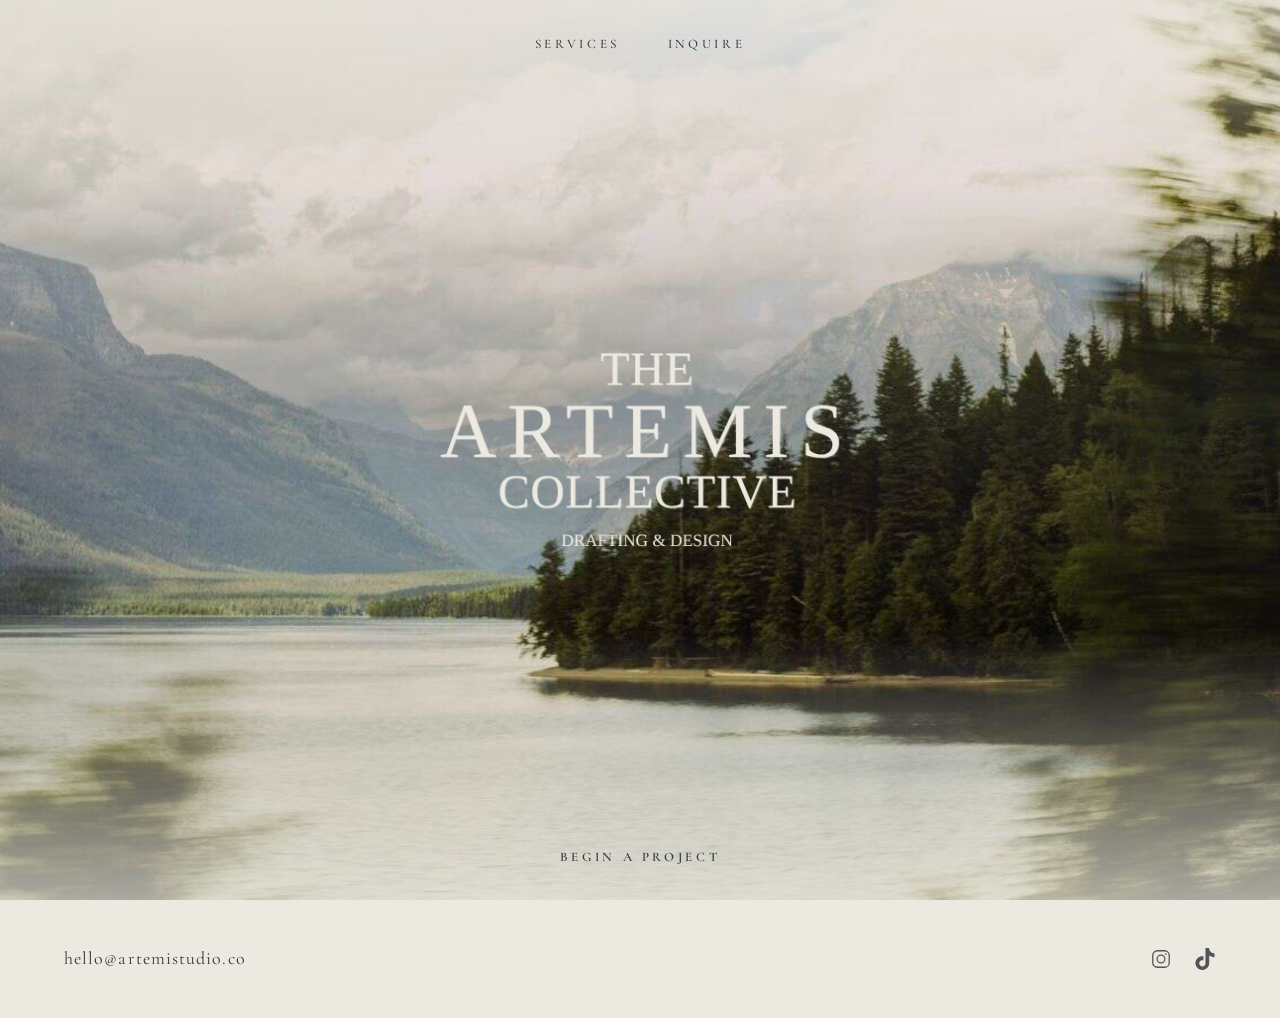
<file: index.html>
<!doctype html>
<html lang="en">
<head>
<meta charset="utf-8">
<meta name="viewport" content="width=device-width, initial-scale=1, viewport-fit=cover">
<title>The Artemis Collective · Drafting &amp; Design</title>
<meta name="description" content="The Artemis Collective — drafting, remodel, new construction and furnishing.">
<meta name="theme-color" content="#373c40">
<link rel="icon" href="favicon.svg" type="image/svg+xml">
<link rel="apple-touch-icon" href="apple-touch-icon.png">
<meta property="og:title" content="The Artemis Collective">
<meta property="og:description" content="Drafting &amp; Design">
<meta property="og:image" content="images/landscape.jpg">
<link rel="preconnect" href="https://fonts.googleapis.com">
<link rel="preconnect" href="https://fonts.gstatic.com" crossorigin>
<link rel="stylesheet" href="https://fonts.googleapis.com/css2?family=Cormorant+Garamond:ital,wght@0,400;0,500;1,400&display=swap">
<link rel="stylesheet" href="style.css?v=22">
</head>
<body class="home">

<header class="site-header over">
  <nav class="caps" aria-label="Main">
    <a href="services.html">Services</a>
    <a href="inquire.html">Inquire</a>
  </nav>
</header>

<section class="hero">
  <!-- Swap images/landscape.jpg for a hero rendering whenever you have one. -->
  <img src="images/landscape.jpg" alt="Mountain lake framed by evergreens">
  <div class="mark"><img src="images/logo-ivory-dd.png" alt="The Artemis Collective — Drafting &amp; Design"></div>
  <a class="scroll caps" href="inquire.html">Begin a project</a>
</section>

<footer class="site-footer">
  <a class="mail" href="mailto:hello@artemistudio.co">hello@artemistudio.co</a>
  <div class="social">
    <a href="https://www.instagram.com/artemistudioco/" target="_blank" rel="noopener" aria-label="Instagram">
      <svg viewBox="0 0 24 24" fill="none" stroke="currentColor" stroke-width="1.4" aria-hidden="true"><rect x="3" y="3" width="18" height="18" rx="5"/><circle cx="12" cy="12" r="4.2"/><circle cx="17.4" cy="6.6" r=".9" fill="currentColor" stroke="none"/></svg>
    </a>
    <a href="https://www.tiktok.com/@artemistudioco" target="_blank" rel="noopener" aria-label="TikTok">
      <svg viewBox="0 0 24 24" fill="currentColor" aria-hidden="true"><path d="M12.53.02c1.31-.02 2.61-.01 3.91-.02.08 1.53.63 3.09 1.75 4.17 1.12 1.11 2.7 1.62 4.24 1.79v4.03c-1.44-.05-2.89-.35-4.2-.97-.57-.26-1.1-.59-1.62-.93-.01 2.92.01 5.84-.02 8.75-.08 1.4-.54 2.79-1.35 3.94-1.31 1.92-3.58 3.17-5.91 3.21-1.43.08-2.86-.31-4.08-1.03-2.02-1.19-3.44-3.37-3.65-5.71-.02-.5-.03-1-.01-1.49.18-1.9 1.12-3.72 2.58-4.96 1.66-1.44 3.98-2.13 6.15-1.72.02 1.48-.04 2.96-.04 4.44-.99-.32-2.15-.23-3.02.37-.63.41-1.11 1.04-1.36 1.75-.21.51-.15 1.07-.14 1.61.24 1.64 1.82 3.02 3.5 2.87 1.12-.01 2.19-.66 2.77-1.61.19-.33.4-.67.41-1.06.1-1.79.06-3.57.07-5.36.01-4.03-.01-8.05.02-12.07z"/></svg>
    </a>
  </div>
</footer>

</body>
</html>
</file>
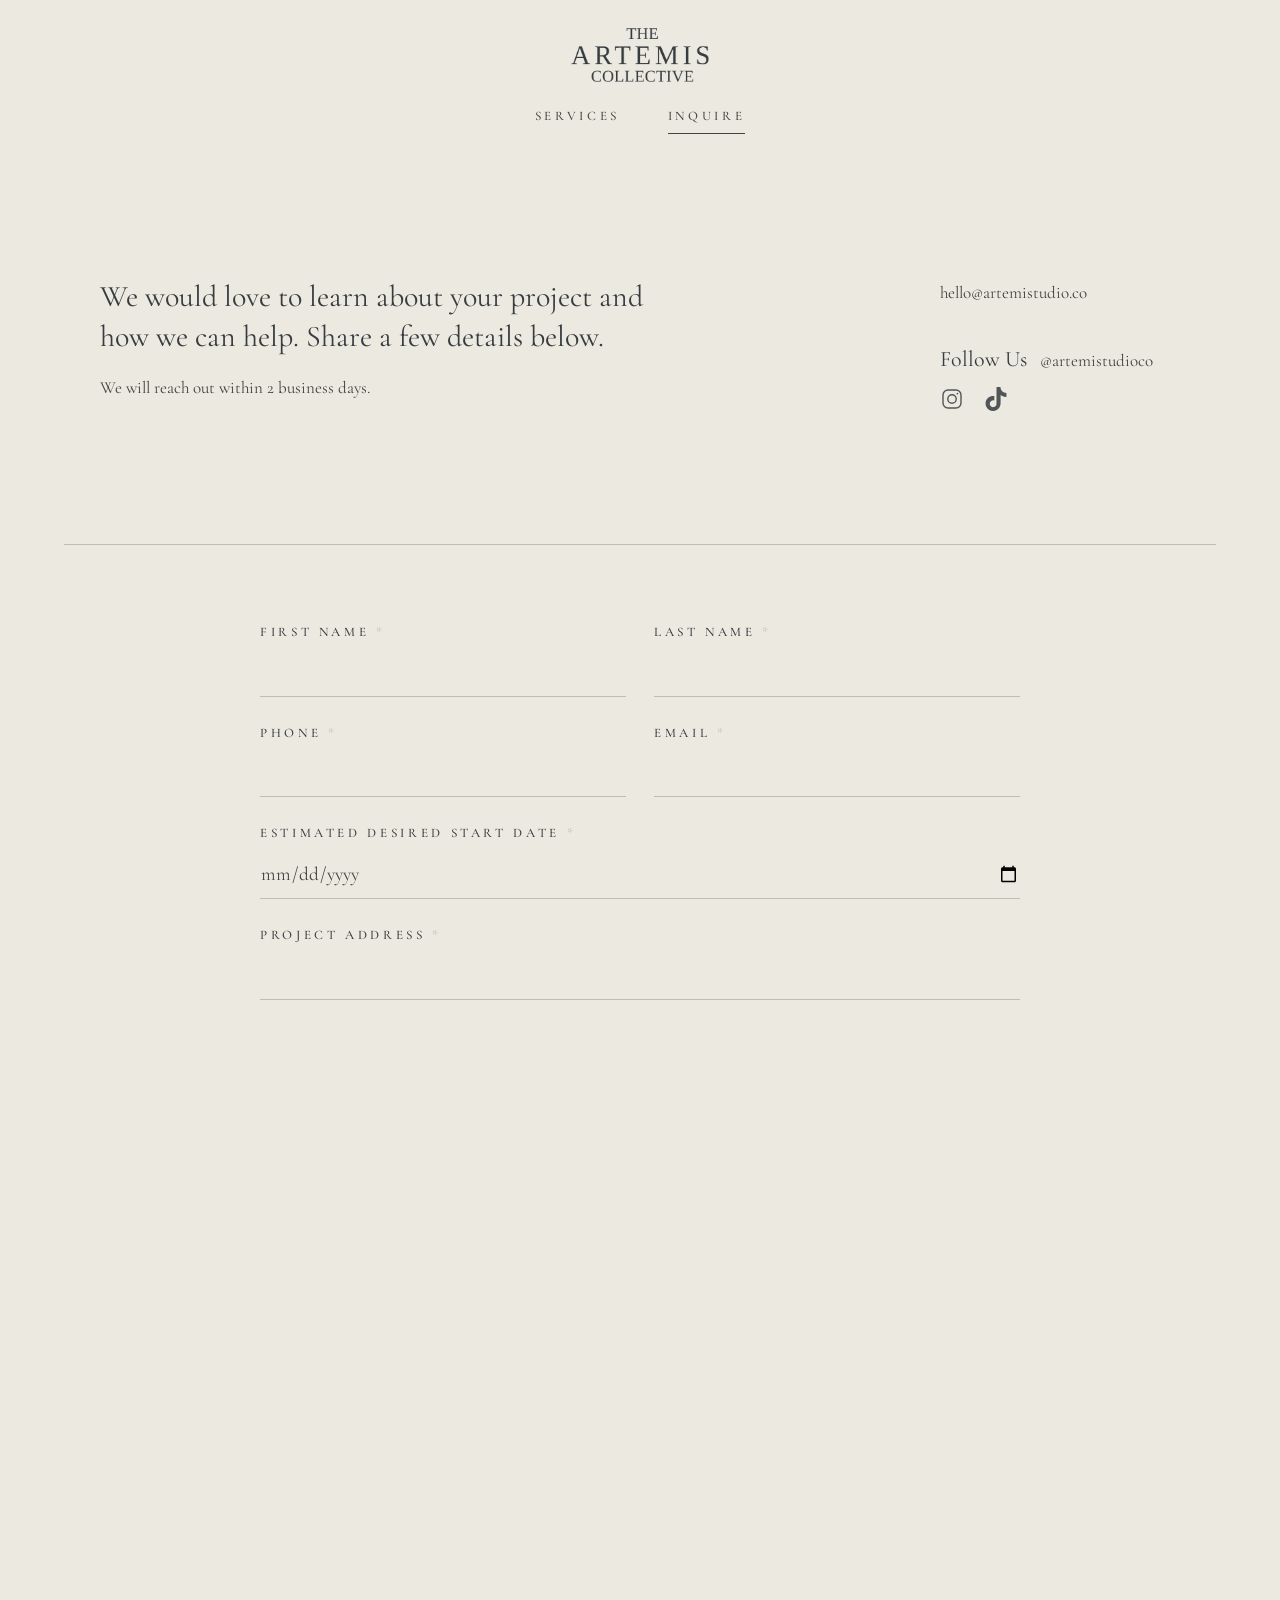
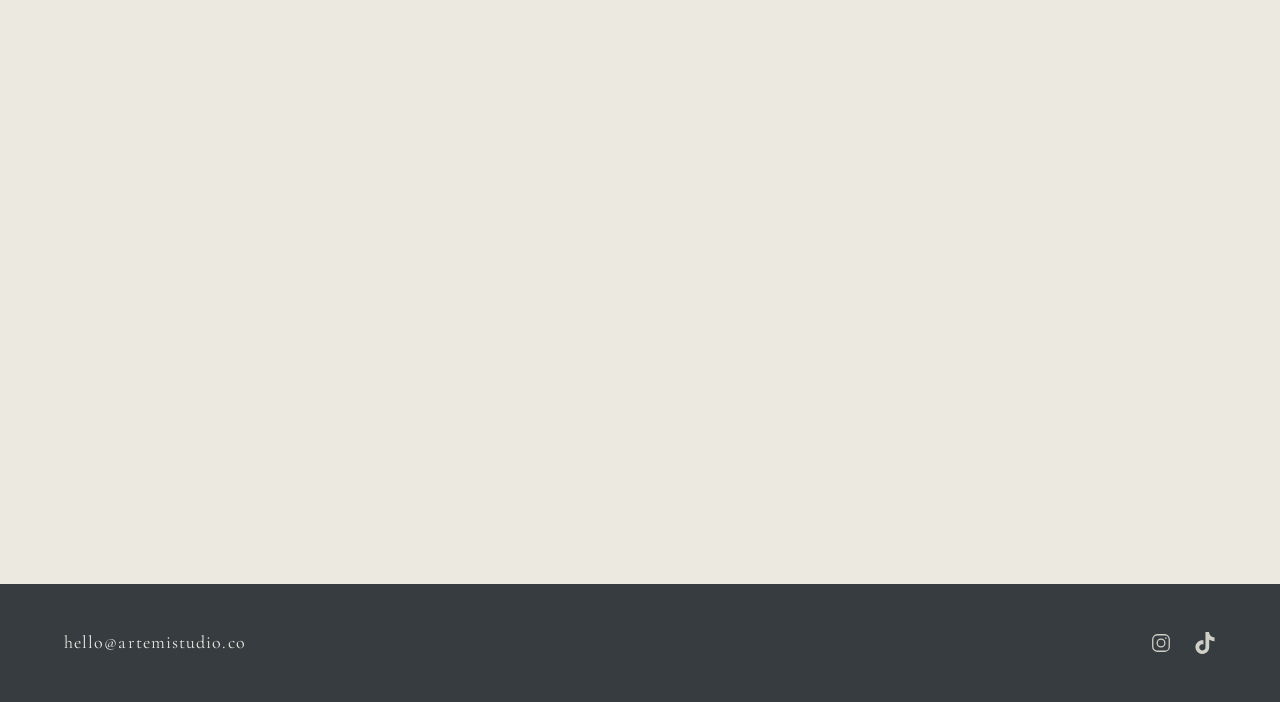
<file: inquire.html>
<!doctype html>
<html lang="en">
<head>
<meta charset="utf-8">
<meta name="viewport" content="width=device-width, initial-scale=1, viewport-fit=cover">
<title>Inquire · The Artemis Collective</title>
<meta name="description" content="Start a project with The Artemis Collective.">
<meta name="theme-color" content="#eceae0" media="(prefers-color-scheme: light)">
<meta name="theme-color" content="#373c40" media="(prefers-color-scheme: dark)">
<link rel="icon" href="favicon.svg" type="image/svg+xml">
<link rel="apple-touch-icon" href="apple-touch-icon.png">
<link rel="preconnect" href="https://fonts.googleapis.com">
<link rel="preconnect" href="https://fonts.gstatic.com" crossorigin>
<link rel="stylesheet" href="https://fonts.googleapis.com/css2?family=Cormorant+Garamond:ital,wght@0,400;0,500;1,400&display=swap">
<script>document.documentElement.classList.add('js');setTimeout(function(){if(!window.__reveal)document.documentElement.classList.remove('js')},3000)</script>
<link rel="stylesheet" href="style.css?v=22">
</head>
<body>

<header class="site-header">
  <a class="brand" href="index.html"><picture><source srcset="images/logo-ivory.png" media="(prefers-color-scheme: dark)"><img src="images/logo-soot.png" alt="The Artemis Collective — home"></picture></a>
  <nav class="caps" aria-label="Main">
    <a href="services.html">Services</a>
    <a href="inquire.html" aria-current="page">Inquire</a>
  </nav>
</header>

<main>
  <section class="split">
    <div class="lede">
      <h1>We would love to learn about your project and how we can help. Share a few details below.</h1>
      <p>We will reach out within 2 business days.</p>
    </div>
    <div class="aside">
      <a class="mail" href="mailto:hello@artemistudio.co">hello@artemistudio.co</a>
      <h2>Follow Us <span class="handle">@artemistudioco</span></h2>
      <div class="social">
    <a href="https://www.instagram.com/artemistudioco/" target="_blank" rel="noopener" aria-label="Instagram">
      <svg viewBox="0 0 24 24" fill="none" stroke="currentColor" stroke-width="1.4" aria-hidden="true"><rect x="3" y="3" width="18" height="18" rx="5"/><circle cx="12" cy="12" r="4.2"/><circle cx="17.4" cy="6.6" r=".9" fill="currentColor" stroke="none"/></svg>
    </a>
    <a href="https://www.tiktok.com/@artemistudioco" target="_blank" rel="noopener" aria-label="TikTok">
      <svg viewBox="0 0 24 24" fill="currentColor" aria-hidden="true"><path d="M12.53.02c1.31-.02 2.61-.01 3.91-.02.08 1.53.63 3.09 1.75 4.17 1.12 1.11 2.7 1.62 4.24 1.79v4.03c-1.44-.05-2.89-.35-4.2-.97-.57-.26-1.1-.59-1.62-.93-.01 2.92.01 5.84-.02 8.75-.08 1.4-.54 2.79-1.35 3.94-1.31 1.92-3.58 3.17-5.91 3.21-1.43.08-2.86-.31-4.08-1.03-2.02-1.19-3.44-3.37-3.65-5.71-.02-.5-.03-1-.01-1.49.18-1.9 1.12-3.72 2.58-4.96 1.66-1.44 3.98-2.13 6.15-1.72.02 1.48-.04 2.96-.04 4.44-.99-.32-2.15-.23-3.02.37-.63.41-1.11 1.04-1.36 1.75-.21.51-.15 1.07-.14 1.61.24 1.64 1.82 3.02 3.5 2.87 1.12-.01 2.19-.66 2.77-1.61.19-.33.4-.67.41-1.06.1-1.79.06-3.57.07-5.36.01-4.03-.01-8.05.02-12.07z"/></svg>
    </a>
  </div>
    </div>
  </section>
  <hr class="divider">
  <div style="height: clamp(40px, 6vw, 80px)"></div>

  <!--
    Submissions go to Formspree, which emails you and keeps every inquiry in its dashboard.
    SETUP: replace YOUR_FORM_ID below with the ID from your Formspree form (see README.md).
  -->
  <form class="inquiry" id="inquiry" action="https://formspree.io/f/YOUR_FORM_ID" method="POST">
    <input type="hidden" name="_subject" value="New inquiry — The Artemis Collective">
    <input class="hp" type="text" name="_gotcha" tabindex="-1" autocomplete="off" aria-hidden="true">

    <div class="field"><label class="caps" for="first">First name <span class="req">*</span></label><input id="first" name="first_name" required autocomplete="given-name"></div>
    <div class="field"><label class="caps" for="last">Last name <span class="req">*</span></label><input id="last" name="last_name" required autocomplete="family-name"></div>
    <div class="field"><label class="caps" for="phone">Phone <span class="req">*</span></label><input id="phone" name="phone" type="tel" required autocomplete="tel"></div>
    <div class="field"><label class="caps" for="email">Email <span class="req">*</span></label><input id="email" name="email" type="email" required autocomplete="email"></div>
    <div class="field full"><label class="caps" for="date">Estimated desired start date <span class="req">*</span></label><input id="date" name="desired_start" type="date" required></div>
    <div class="field full"><label class="caps" for="address">Project address <span class="req">*</span></label><input id="address" name="project_address" required autocomplete="street-address"></div>
    <div class="trio">
      <div class="field"><label class="caps" for="city">City <span class="req">*</span></label><input id="city" name="city" required autocomplete="address-level2"></div>
      <div class="field"><label class="caps" for="state">State <span class="req">*</span></label><input id="state" name="state" required autocomplete="address-level1"></div>
      <div class="field"><label class="caps" for="zip">Zip <span class="req">*</span></label><input id="zip" name="zip" required inputmode="numeric" autocomplete="postal-code"></div>
    </div>
    <div class="field full"><label class="caps" for="msg">Tell us a bit about your project and the scope of work <span class="req">*</span></label><textarea id="msg" name="message" required></textarea></div>

    <fieldset class="choices" id="types">
      <legend class="caps">Type of project <span class="req">*</span></legend>
      <label><input type="checkbox" name="project_type" value="Drafting"> Drafting</label>
      <label><input type="checkbox" name="project_type" value="Remodel"> Remodel</label>
      <label><input type="checkbox" name="project_type" value="New Construction"> New Construction</label>
      <label><input type="checkbox" name="project_type" value="Furnishing"> Furnishing</label>
    </fieldset>
    <div class="field"><label class="caps" for="budget">Estimated project budget <span class="req">*</span></label>
      <select id="budget" name="budget" required>
        <option value="">Select</option>
        <option>Under $50K</option>
        <option>$50K–$150K</option>
        <option>$150K–$300K</option>
        <option>$300K–$500K</option>
        <option>$500K–$1M</option>
        <option>$1M+</option>
      </select>
    </div>

    <div class="field full"><label class="caps" for="heard">How did you hear about us?</label><input id="heard" name="referral"></div>

    <p class="privacy">Your info is only used to reply to your inquiry and is never sold or shared.</p>
    <p class="form-status" id="status" role="status"></p>
    <div class="form-actions"><button class="btn caps" type="submit">Submit inquiry</button></div>
  </form>

  <p class="thanks" id="thanks" hidden>Thank you — your inquiry is on its way. We’ll be in touch soon.</p>
  <!-- Renderings: replace or add images here as they arrive. -->
  <div class="band"><img src="images/landscape.jpg" alt="Mountain lake framed by evergreens" loading="lazy"></div>
</main>

<footer class="site-footer">
  <a class="mail" href="mailto:hello@artemistudio.co">hello@artemistudio.co</a>
  <div class="social">
    <a href="https://www.instagram.com/artemistudioco/" target="_blank" rel="noopener" aria-label="Instagram">
      <svg viewBox="0 0 24 24" fill="none" stroke="currentColor" stroke-width="1.4" aria-hidden="true"><rect x="3" y="3" width="18" height="18" rx="5"/><circle cx="12" cy="12" r="4.2"/><circle cx="17.4" cy="6.6" r=".9" fill="currentColor" stroke="none"/></svg>
    </a>
    <a href="https://www.tiktok.com/@artemistudioco" target="_blank" rel="noopener" aria-label="TikTok">
      <svg viewBox="0 0 24 24" fill="currentColor" aria-hidden="true"><path d="M12.53.02c1.31-.02 2.61-.01 3.91-.02.08 1.53.63 3.09 1.75 4.17 1.12 1.11 2.7 1.62 4.24 1.79v4.03c-1.44-.05-2.89-.35-4.2-.97-.57-.26-1.1-.59-1.62-.93-.01 2.92.01 5.84-.02 8.75-.08 1.4-.54 2.79-1.35 3.94-1.31 1.92-3.58 3.17-5.91 3.21-1.43.08-2.86-.31-4.08-1.03-2.02-1.19-3.44-3.37-3.65-5.71-.02-.5-.03-1-.01-1.49.18-1.9 1.12-3.72 2.58-4.96 1.66-1.44 3.98-2.13 6.15-1.72.02 1.48-.04 2.96-.04 4.44-.99-.32-2.15-.23-3.02.37-.63.41-1.11 1.04-1.36 1.75-.21.51-.15 1.07-.14 1.61.24 1.64 1.82 3.02 3.5 2.87 1.12-.01 2.19-.66 2.77-1.61.19-.33.4-.67.41-1.06.1-1.79.06-3.57.07-5.36.01-4.03-.01-8.05.02-12.07z"/></svg>
    </a>
  </div>
</footer>

<script>
// Send the form in the background so the visitor stays on the page and sees a thank-you.
// Without JavaScript the form still posts normally to Formspree.
(function () {
  var form = document.getElementById('inquiry');
  var status = document.getElementById('status');
  var btn = form.querySelector('button');
  form.addEventListener('submit', function (ev) {
    ev.preventDefault();
    if (!form.querySelector('#types input:checked')) {
      status.textContent = 'Please choose at least one type of project.';
      document.getElementById('types').scrollIntoView({ behavior: 'smooth', block: 'center' });
      return;
    }
    if (form.action.indexOf('YOUR_FORM_ID') !== -1) {
      status.textContent = 'This form isn’t connected yet — add the Formspree form ID.';
      return;
    }
    btn.disabled = true;
    status.textContent = 'Sending…';
    fetch(form.action, { method: 'POST', body: new FormData(form), headers: { Accept: 'application/json' } })
      .then(function (r) {
        if (!r.ok) throw new Error();
        form.hidden = true;
        document.getElementById('thanks').hidden = false;
        window.scrollTo({ top: 0, behavior: 'smooth' });
      })
      .catch(function () {
        status.textContent = 'Something went wrong. Please try again in a moment.';
        btn.disabled = false;
      });
  });
})();
</script>
<script src="select.js?v=1" defer></script>
<script src="reveal.js?v=3" defer></script>
</body>
</html>
</file>
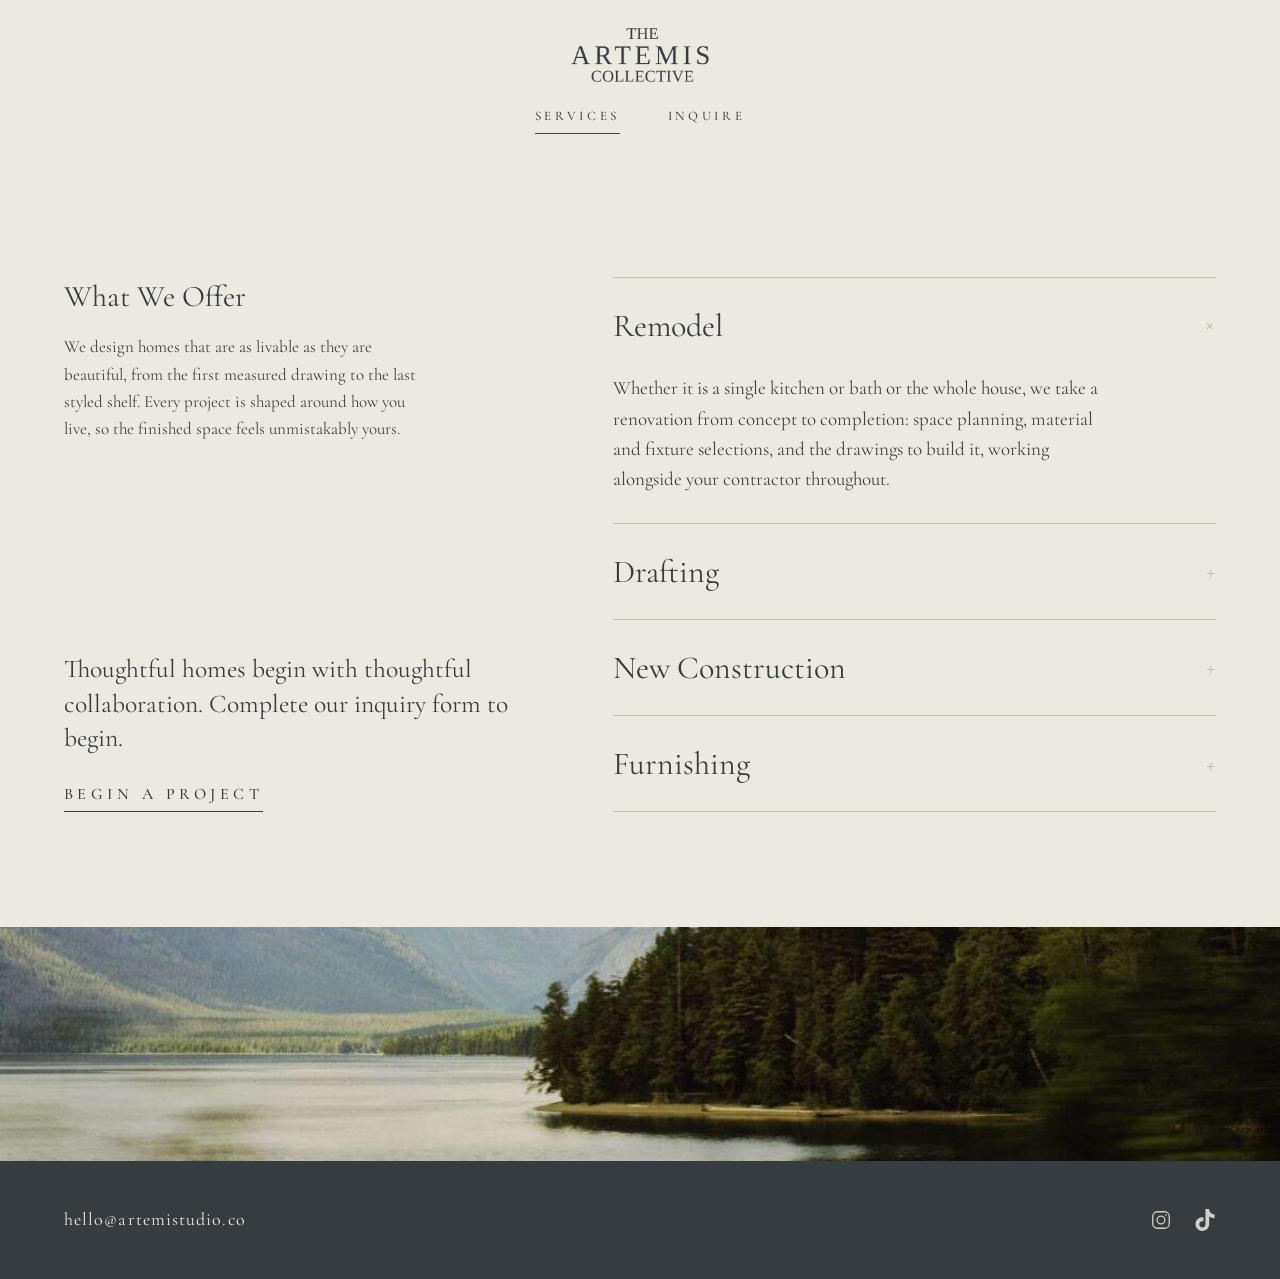
<file: services.html>
<!doctype html>
<html lang="en">
<head>
<meta charset="utf-8">
<meta name="viewport" content="width=device-width, initial-scale=1, viewport-fit=cover">
<title>Services · The Artemis Collective</title>
<meta name="description" content="Drafting, remodel, new construction and furnishing from The Artemis Collective.">
<meta name="theme-color" content="#eceae0" media="(prefers-color-scheme: light)">
<meta name="theme-color" content="#373c40" media="(prefers-color-scheme: dark)">
<link rel="icon" href="favicon.svg" type="image/svg+xml">
<link rel="apple-touch-icon" href="apple-touch-icon.png">
<link rel="preconnect" href="https://fonts.googleapis.com">
<link rel="preconnect" href="https://fonts.gstatic.com" crossorigin>
<link rel="stylesheet" href="https://fonts.googleapis.com/css2?family=Cormorant+Garamond:ital,wght@0,400;0,500;1,400&display=swap">
<script>document.documentElement.classList.add('js');setTimeout(function(){if(!window.__reveal)document.documentElement.classList.remove('js')},3000)</script>
<link rel="stylesheet" href="style.css?v=22">
</head>
<body>

<header class="site-header">
  <a class="brand" href="index.html"><picture><source srcset="images/logo-ivory.png" media="(prefers-color-scheme: dark)"><img src="images/logo-soot.png" alt="The Artemis Collective — home"></picture></a>
  <nav class="caps" aria-label="Main">
    <a href="services.html" aria-current="page">Services</a>
    <a href="inquire.html">Inquire</a>
  </nav>
</header>

<main>
  <!-- Wording below is a starting draft: edit each paragraph to your own voice. -->
  <section class="split services-top">
    <div class="lede">
      <h1>What We Offer</h1>
      <p>We design homes that are as livable as they are beautiful, from the first measured drawing to the last styled shelf. Every project is shaped around how you live, so the finished space feels unmistakably yours.</p>
      <div class="lede-end">
        <p class="big">Thoughtful homes begin with thoughtful collaboration. Complete our inquiry form to begin.</p>
        <a class="link caps" href="inquire.html">Begin a Project</a>
      </div>
    </div>
    <div class="offer">
      <details name="services" open>
        <summary>Remodel</summary>
        <p>Whether it is a single kitchen or bath or the whole house, we take a renovation from concept to completion: space planning, material and fixture selections, and the drawings to build it, working alongside your contractor throughout.</p>
      </details>
      <details name="services">
        <summary>Drafting</summary>
        <p>Clear, accurate drawings that move a project forward: existing-condition measurements, floor plans, elevations and permit-ready construction sets, prepared to work hand in hand with your builder and city requirements.</p>
      </details>
      <details name="services">
        <summary>New Construction</summary>
        <p>A new home asks for countless decisions. We partner with you early, refining the plans and specifying every surface, from flooring and cabinetry to hardware and finishes, and stay involved through construction so the design is built as intended.</p>
      </details>
      <details name="services">
        <summary>Furnishing</summary>
        <p>Furniture, lighting, rugs, art and the finishing details. We plan layouts around how each room is used, then source, order and install everything, so you can simply walk in and enjoy it.</p>
      </details>
    </div>
  </section>

  <!-- Renderings: replace or add images here as they arrive. -->
  <div class="band"><img src="images/landscape.jpg" alt="Mountain lake framed by evergreens" loading="lazy"></div>
</main>

<footer class="site-footer">
  <a class="mail" href="mailto:hello@artemistudio.co">hello@artemistudio.co</a>
  <div class="social">
    <a href="https://www.instagram.com/artemistudioco/" target="_blank" rel="noopener" aria-label="Instagram">
      <svg viewBox="0 0 24 24" fill="none" stroke="currentColor" stroke-width="1.4" aria-hidden="true"><rect x="3" y="3" width="18" height="18" rx="5"/><circle cx="12" cy="12" r="4.2"/><circle cx="17.4" cy="6.6" r=".9" fill="currentColor" stroke="none"/></svg>
    </a>
    <a href="https://www.tiktok.com/@artemistudioco" target="_blank" rel="noopener" aria-label="TikTok">
      <svg viewBox="0 0 24 24" fill="currentColor" aria-hidden="true"><path d="M12.53.02c1.31-.02 2.61-.01 3.91-.02.08 1.53.63 3.09 1.75 4.17 1.12 1.11 2.7 1.62 4.24 1.79v4.03c-1.44-.05-2.89-.35-4.2-.97-.57-.26-1.1-.59-1.62-.93-.01 2.92.01 5.84-.02 8.75-.08 1.4-.54 2.79-1.35 3.94-1.31 1.92-3.58 3.17-5.91 3.21-1.43.08-2.86-.31-4.08-1.03-2.02-1.19-3.44-3.37-3.65-5.71-.02-.5-.03-1-.01-1.49.18-1.9 1.12-3.72 2.58-4.96 1.66-1.44 3.98-2.13 6.15-1.72.02 1.48-.04 2.96-.04 4.44-.99-.32-2.15-.23-3.02.37-.63.41-1.11 1.04-1.36 1.75-.21.51-.15 1.07-.14 1.61.24 1.64 1.82 3.02 3.5 2.87 1.12-.01 2.19-.66 2.77-1.61.19-.33.4-.67.41-1.06.1-1.79.06-3.57.07-5.36.01-4.03-.01-8.05.02-12.07z"/></svg>
    </a>
  </div>
</footer>

<script>
// Reserve the height of the tallest open service so the page never jumps,
// and the left column stretches to match it.
(function () {
  var offer = document.querySelector('.offer');
  var items = offer.querySelectorAll('details');
  function fit() {
    offer.style.minHeight = '';
    if (window.matchMedia('(max-width: 760px)').matches) return;
    var was = Array.prototype.map.call(items, function (d) { return d.open; }), tallest = 0;
    items.forEach(function (d) {
      items.forEach(function (o) { o.open = o === d; });
      tallest = Math.max(tallest, offer.offsetHeight);
    });
    items.forEach(function (d, i) { d.open = was[i]; });
    offer.style.minHeight = tallest + 'px';
  }
  fit();
  window.addEventListener('resize', fit);
  if (document.fonts) document.fonts.ready.then(fit);
})();
document.querySelectorAll('.offer details').forEach(function (d, _, all) {
  d.addEventListener('toggle', function () {
    if (d.open) all.forEach(function (o) { if (o !== d) o.open = false; });
  });
});
</script>
<script src="reveal.js?v=3" defer></script>
</body>
</html>
</file>
<file: style.css>
/* The Artemis Collective — shared styles for every page.
   Palette and type come from the brand sheet; change them here and every page follows. */
:root {
  --ivory: #eceae0;    /* Alabaster */
  --charcoal: #434341; /* Iron Ore */
  --soot: #373c40;     /* Soot (navy) */
  --pewter: #c2bdb1;   /* Roycroft Mist */
  --serif: "Cormorant Garamond", "Cormorant", Garamond, "Times New Roman", serif;
  --gutter: clamp(20px, 5vw, 64px);
}
* { box-sizing: border-box; }
html { -webkit-text-size-adjust: 100%; }
body {
  margin: 0;
  background: var(--ivory);
  color: var(--charcoal);
  font: 400 19px/1.6 var(--serif);
  -webkit-font-smoothing: antialiased;
}
img { display: block; max-width: 100%; }
a { color: inherit; text-decoration: none; }
:focus-visible { outline: 1px solid currentColor; outline-offset: 4px; }

/* small spaced capitals used for nav, labels and buttons */
.caps { font-size: 13px; font-weight: 500; letter-spacing: .28em; text-transform: uppercase; }

/* ---------- header ---------- */
.site-header {
  display: flex; flex-direction: column; align-items: center; gap: 18px;
  padding: 28px var(--gutter);
  padding-top: max(28px, env(safe-area-inset-top));
}
.site-header .brand img { height: 54px; width: auto; }
.site-header nav { display: flex; flex-wrap: wrap; justify-content: center; column-gap: clamp(28px, 4vw, 48px); row-gap: 4px; }
.site-header nav a { white-space: nowrap; padding: 6px 0; border-bottom: 1px solid transparent; transition: border-color .3s; }
.site-header nav a:hover, .site-header nav a[aria-current="page"] { border-color: currentColor; }

/* landing: header floats over the photograph */
.over { position: absolute; top: 0; left: 0; right: 0; z-index: 2; color: var(--soot); font-weight: 600; }

/* ---------- landing hero ---------- */
.hero { position: relative; height: 100vh; height: 100svh; min-height: 520px; overflow: hidden; background: var(--soot); }
.hero > img { position: absolute; inset: 0; width: 100%; height: 100%; object-fit: cover; transform-origin: 50% 55%; animation: drift 30s ease-in-out infinite alternate; will-change: transform; }
/* starts slightly zoomed in, eases out over 30 seconds, then eases back in — forever */
@keyframes drift { from { transform: scale(1.14); } to { transform: scale(1); } }
@media (prefers-reduced-motion: reduce) { .hero > img { animation: none; transform: scale(1.06); } }
.hero::after { content: ""; position: absolute; inset: 0; background: linear-gradient(rgba(236,234,224,.6), rgba(236,234,224,0) 20%, rgba(55,60,64,.25) 45%, rgba(55,60,64,0) 70%, rgba(236,234,224,.7)); }
.hero .scroll { font-weight: 600; }
.hero .mark { position: absolute; inset: 0; z-index: 1; display: grid; place-items: center; padding: var(--gutter); }
.hero .mark img { width: min(400px, 70vw); height: auto; filter: drop-shadow(0 1px 18px rgba(0,0,0,.18)); }
.hero .scroll { position: absolute; left: 0; right: 0; bottom: max(32px, env(safe-area-inset-bottom)); z-index: 1; text-align: center; color: var(--soot); }

/* ---------- page bodies ---------- */
main { padding: 0 var(--gutter); }
.intro { max-width: 640px; margin: clamp(48px, 9vw, 120px) auto; text-align: center; }
.intro h1 { font-weight: 400; font-size: clamp(34px, 5vw, 54px); line-height: 1.1; margin: 0 0 18px; color: var(--soot); }
.intro p { margin: 0; font-size: 21px; font-style: italic; color: var(--charcoal); }
.rule { width: 48px; height: 1px; background: var(--pewter); border: 0; margin: 28px auto; }

.band { margin: 0 calc(var(--gutter) * -1); }
.band img { width: 100%; aspect-ratio: 5 / 1; max-height: 26vh; min-height: 120px; object-fit: cover; object-position: 50% 74%; } /* a slim strip: 30% of the old 3:2 height */

/* portfolio grid — add <figure>s as renderings arrive */
.gallery { display: grid; grid-template-columns: repeat(auto-fit, minmax(min(100%, 380px), 1fr)); gap: clamp(16px, 3vw, 40px); max-width: 1280px; margin: 0 auto clamp(64px, 10vw, 140px); }
.gallery figure { margin: 0; }
.gallery img { width: 100%; aspect-ratio: 4 / 5; object-fit: cover; }
.gallery figcaption { margin-top: 12px; text-align: center; }

.cta { text-align: center; margin: clamp(64px, 10vw, 140px) auto; }
.btn {
  display: inline-block; padding: 18px 40px; border: 1px solid var(--soot); color: var(--soot);
  background: transparent; font-family: var(--serif); cursor: pointer; transition: background .3s, color .3s;
}
.btn:hover { background: var(--soot); color: var(--ivory); }

/* ---------- two-column blocks (services intro, inquiry intro) ---------- */
.split { display: grid; grid-template-columns: 1.4fr 1fr; gap: clamp(40px, 8vw, 140px); max-width: 1080px; margin: clamp(56px, 9vw, 120px) auto; align-items: start; }
.lede h1, .lede .big { font-weight: 400; font-size: clamp(24px, 2.4vw, 30px); line-height: 1.35; margin: 0 0 16px; color: var(--soot); max-width: 24em; }
.lede p { margin: 0 0 28px; max-width: 46ch; font-size: 17px; }
.lede .link { font-size: 16px; }
.link { display: inline-block; padding-bottom: 4px; border-bottom: 1px solid var(--soot); color: var(--soot); }
.aside { justify-self: end; min-width: 240px; }
.aside h2 { font-weight: 400; font-size: 22px; margin: 0 0 10px; color: var(--soot); }
.aside .mail { display: inline-block; font-size: 17px; margin-bottom: 36px; }
.aside .handle { font-size: 17px; color: var(--charcoal); margin-left: 8px; }
.aside .social { display: flex; gap: 20px; color: var(--soot); }
.aside .social a { opacity: .85; transition: opacity .3s; }
.aside .social a:hover { opacity: 1; }
.aside .social svg { display: block; width: 24px; height: 24px; }
.divider { max-width: 1180px; margin: 0 auto; border: 0; border-top: 1px solid var(--pewter); }

.services-top { grid-template-columns: 1fr 1.35fr; max-width: 1240px; align-items: stretch; }
.services-top .lede { display: flex; flex-direction: column; }
.services-top .lede-end { margin-top: auto; padding-top: 40px; }
.services-top .lede-end .big { font-size: clamp(22px, 2vw, 26px); margin-bottom: 22px; }

/* services accordion */
.offer details { border-top: 1px solid var(--pewter); }
.offer details:last-child { border-bottom: 1px solid var(--pewter); }
.offer summary { list-style: none; cursor: pointer; display: flex; justify-content: space-between; align-items: center; padding: 22px 0; font-size: clamp(26px, 3vw, 32px); color: var(--soot); }
.offer summary::-webkit-details-marker { display: none; }
.offer summary::after { content: "+"; font-size: 24px; color: var(--pewter); transition: transform .3s; }
.offer details[open] summary::after { transform: rotate(45deg); }
.offer details p { margin: 0 0 28px; max-width: 56ch; }

/* ---------- inquiry form ---------- */
.inquiry { max-width: 760px; margin: 0 auto clamp(64px, 10vw, 140px); display: grid; grid-template-columns: 1fr 1fr; gap: 26px 28px; }
.field { display: flex; flex-direction: column; gap: 8px; }
.field.full { grid-column: 1 / -1; }
.trio { grid-column: 1 / -1; display: grid; grid-template-columns: 2fr 1fr 1fr; gap: 26px 28px; }
@media (max-width: 640px) { .trio { grid-template-columns: 1fr 1fr; } .trio .field:first-child { grid-column: 1 / -1; } }
.field label { color: var(--soot); }
.field input, .field select, .field textarea {
  width: 100%; font: 400 19px/1.4 var(--serif); color: var(--charcoal);
  background: transparent; border: 0; border-bottom: 1px solid var(--pewter); border-radius: 0;
  padding: 8px 0 10px; -webkit-appearance: none; appearance: none;
}
.field select { background: url("data:image/svg+xml,%3Csvg xmlns='http://www.w3.org/2000/svg' width='12' height='8'%3E%3Cpath d='M1 1l5 5 5-5' fill='none' stroke='%23434341'/%3E%3C/svg%3E") no-repeat right 4px center; padding-right: 24px; }
/* site-styled dropdown (select.js) */
:root { --pop: #f6f4ec; }
.dd { position: relative; }
.dd select { position: absolute; left: 0; bottom: 0; width: 100%; height: 1px; opacity: 0; pointer-events: none; }
.dd-btn {
  display: block; width: 100%; text-align: left; cursor: pointer;
  font: 400 19px/1.4 var(--serif); color: var(--charcoal);
  background: transparent url("data:image/svg+xml,%3Csvg xmlns='http://www.w3.org/2000/svg' width='12' height='8'%3E%3Cpath d='M1 1l5 5 5-5' fill='none' stroke='%23434341'/%3E%3C/svg%3E") no-repeat right 4px center;
  border: 0; border-bottom: 1px solid var(--pewter); border-radius: 0; padding: 8px 24px 10px 0;
}
.dd-btn:focus { outline: none; border-color: var(--soot); }
.dd-btn.placeholder { color: var(--charcoal); opacity: .75; }
.dd-list {
  display: none; position: absolute; left: 0; right: 0; top: calc(100% + 6px); z-index: 30;
  list-style: none; margin: 0; padding: 8px 0; max-height: 320px; overflow-y: auto;
  background: var(--pop); border: 1px solid var(--pewter); box-shadow: 0 14px 34px rgba(0,0,0,.12);
}
.dd.open .dd-list { display: block; }
.dd-list li { padding: 9px 18px; font-size: 19px; line-height: 1.35; color: var(--charcoal); cursor: pointer; }
.dd-list li.active { background: rgba(194,189,177,.32); }
.dd-list li[aria-selected="true"] { font-style: italic; }
.dd.open { z-index: 30; }
.field textarea { min-height: 150px; resize: vertical; border: 1px solid var(--pewter); padding: 12px; }
.field input:focus, .field select:focus, .field textarea:focus { outline: none; border-color: var(--soot); }
.req { color: var(--pewter); }
.hp { position: absolute; left: -9999px; } /* spam trap: real people never see this field */
.form-actions { grid-column: 1 / -1; text-align: center; margin-top: 12px; }
.form-status { grid-column: 1 / -1; text-align: center; font-style: italic; min-height: 1.6em; margin: 0; }
.choices { border: 0; padding: 0; margin: 0; display: flex; flex-direction: column; gap: 12px; }
.choices legend { padding: 0; margin-bottom: 14px; color: var(--soot); }
.choices label { display: flex; align-items: center; gap: 14px; cursor: pointer; }
.choices input { -webkit-appearance: none; appearance: none; width: 16px; height: 16px; margin: 0; border: 1px solid var(--charcoal); border-radius: 0; display: grid; place-items: center; flex: none; }
.choices input[type="radio"] { border-radius: 50%; }
.choices input::after { content: ""; width: 8px; height: 8px; background: var(--soot); transform: scale(0); transition: transform .15s; }
.choices input[type="radio"]::after { border-radius: 50%; }
.choices input:checked::after { transform: scale(1); }
.privacy { grid-column: 1 / -1; margin: 0; text-align: center; font-size: 15px; font-style: italic; color: var(--charcoal); }
.thanks { max-width: 560px; margin: 0 auto clamp(64px, 10vw, 140px); text-align: center; font-size: 22px; font-style: italic; }

/* ---------- footer ---------- */
.site-footer { display: flex; justify-content: space-between; align-items: center; gap: 20px; background: var(--soot); color: var(--ivory); padding: 44px var(--gutter); padding-bottom: max(44px, env(safe-area-inset-bottom)); font-size: 18px; letter-spacing: .06em; }
.site-footer a { border-bottom: 1px solid transparent; transition: border-color .3s; }
.site-footer a:hover { border-color: currentColor; }
.site-footer .social { display: flex; gap: 22px; }
.site-footer .social a { border: 0; opacity: .85; transition: opacity .3s; }
.site-footer .social a:hover { opacity: 1; }
.site-footer svg { display: block; width: 22px; height: 22px; }

@media (max-width: 760px) {
  .split, .services-top { grid-template-columns: 1fr; }
  .aside { justify-self: start; }
}
@media (max-width: 640px) {
  .inquiry { grid-template-columns: 1fr; }
  .inquiry .third { grid-column: auto; }
  .site-header .brand img { height: 42px; }
}

/* home page: cream footer under the photograph */
.home .site-footer { background: var(--ivory); color: var(--soot); }

/* ---------- dark mode: follows the visitor's device setting ---------- */
@media (prefers-color-scheme: dark) {
  body { background: var(--soot); }
  .site-header:not(.over), main {
    --soot: #eceae0; --charcoal: #eceae0; --pewter: rgba(236,234,224,.32);
    color: #eceae0; color-scheme: dark;
  }
  .field select { background-image: url("data:image/svg+xml,%3Csvg xmlns='http://www.w3.org/2000/svg' width='12' height='8'%3E%3Cpath d='M1 1l5 5 5-5' fill='none' stroke='%23eceae0'/%3E%3C/svg%3E"); }
  .field select option { color: #373c40; background: #eceae0; }
  main { --pop: #2f3438; }
  .dd-btn { background-image: url("data:image/svg+xml,%3Csvg xmlns='http://www.w3.org/2000/svg' width='12' height='8'%3E%3Cpath d='M1 1l5 5 5-5' fill='none' stroke='%23eceae0'/%3E%3C/svg%3E"); }
  .dd-list { box-shadow: 0 14px 34px rgba(0,0,0,.35); }
  .dd-list li.active { background: rgba(236,234,224,.1); }
  .btn:hover { color: #373c40; }
  .site-footer { border-top: 1px solid rgba(236,234,224,.18); }
  .home .site-footer { border-top: 0; } /* home footer stays ivory in both modes */
}

/* ---------- scroll reveal: blocks fade in while rising into place (see reveal.js) ---------- */
.js :is(.lede > :not(.lede-end), .lede-end > *, .aside > *, .offer details, .inquiry > *, .band) {
  opacity: 0; transform: translateY(28px);
  transition: opacity 1.1s ease, transform 1.1s cubic-bezier(.2, .7, .2, 1);
}
.js :is(.lede > :not(.lede-end), .lede-end > *, .aside > *, .offer details, .inquiry > *, .band).in { opacity: 1; transform: none; }
@media (prefers-reduced-motion: reduce) {
  .js :is(.lede > :not(.lede-end), .lede-end > *, .aside > *, .offer details, .inquiry > *, .band) { transform: none; transition: opacity .6s ease; }
}
</file>
